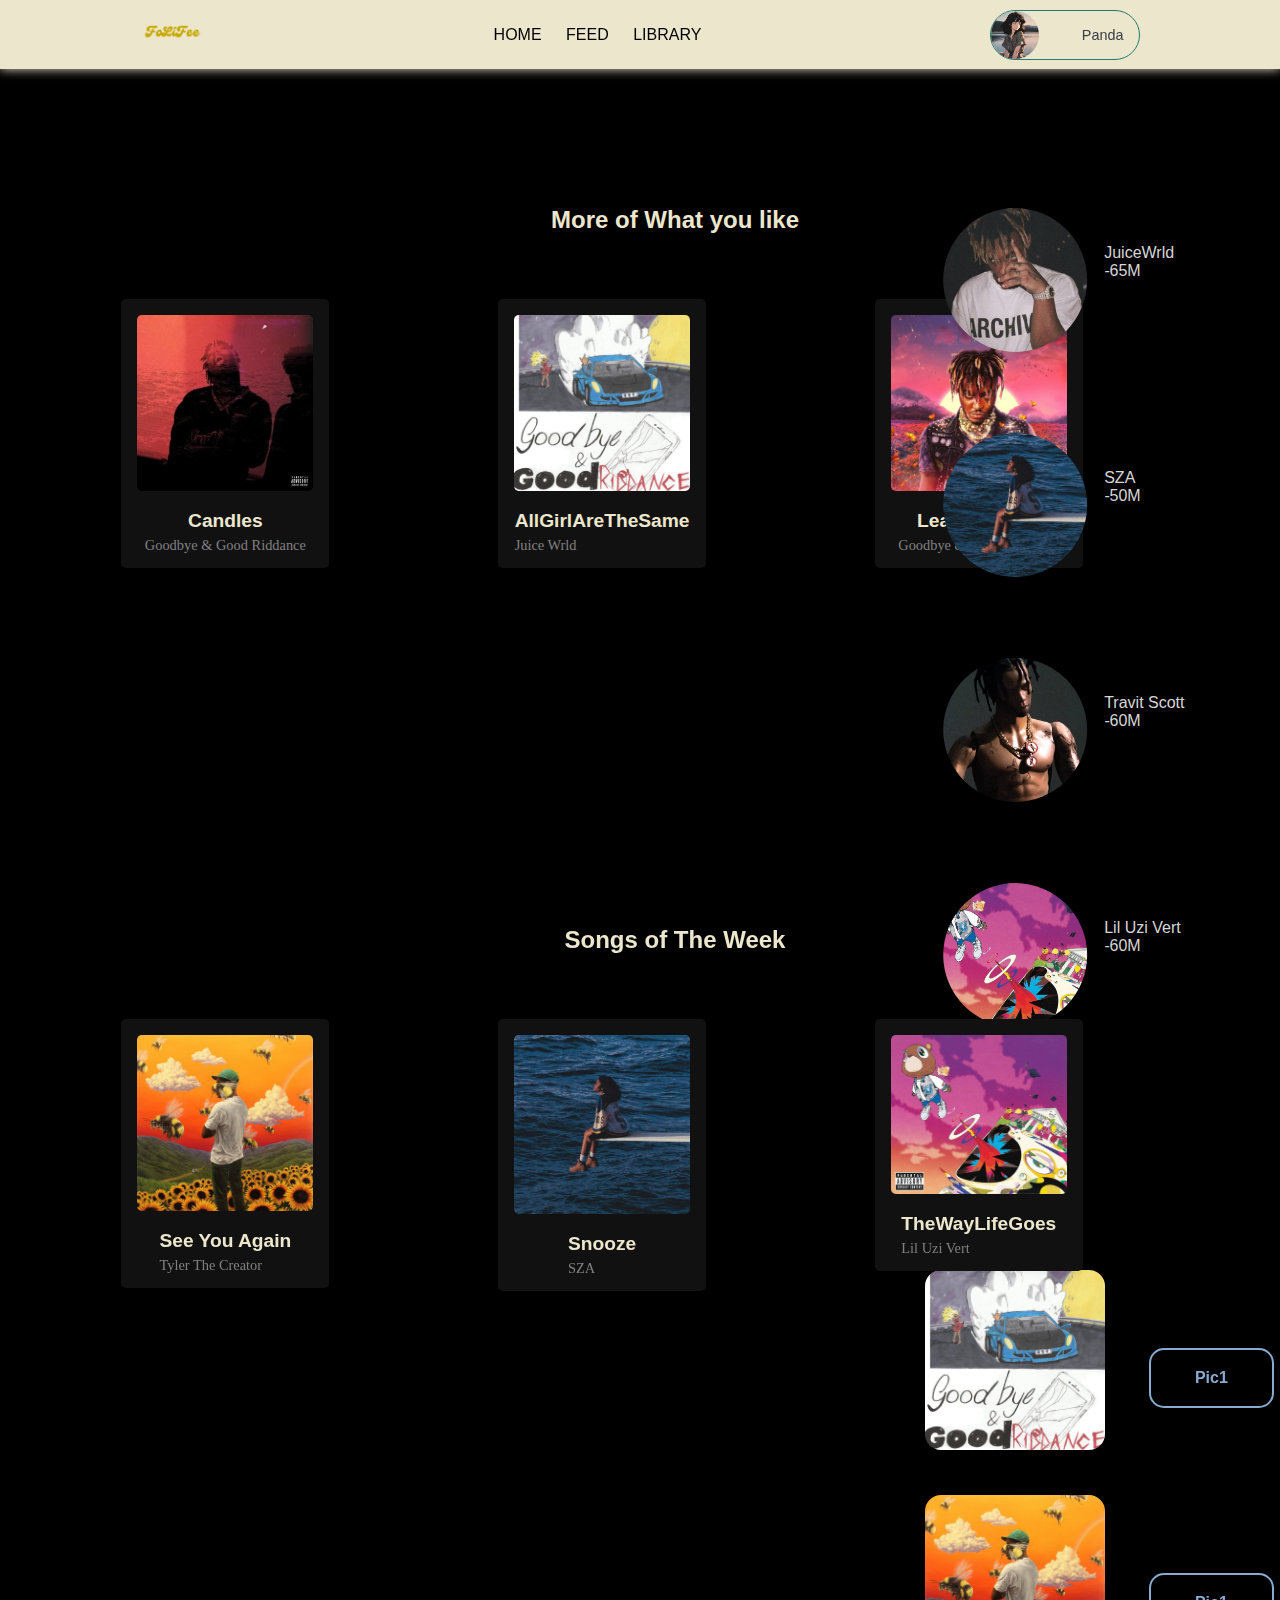
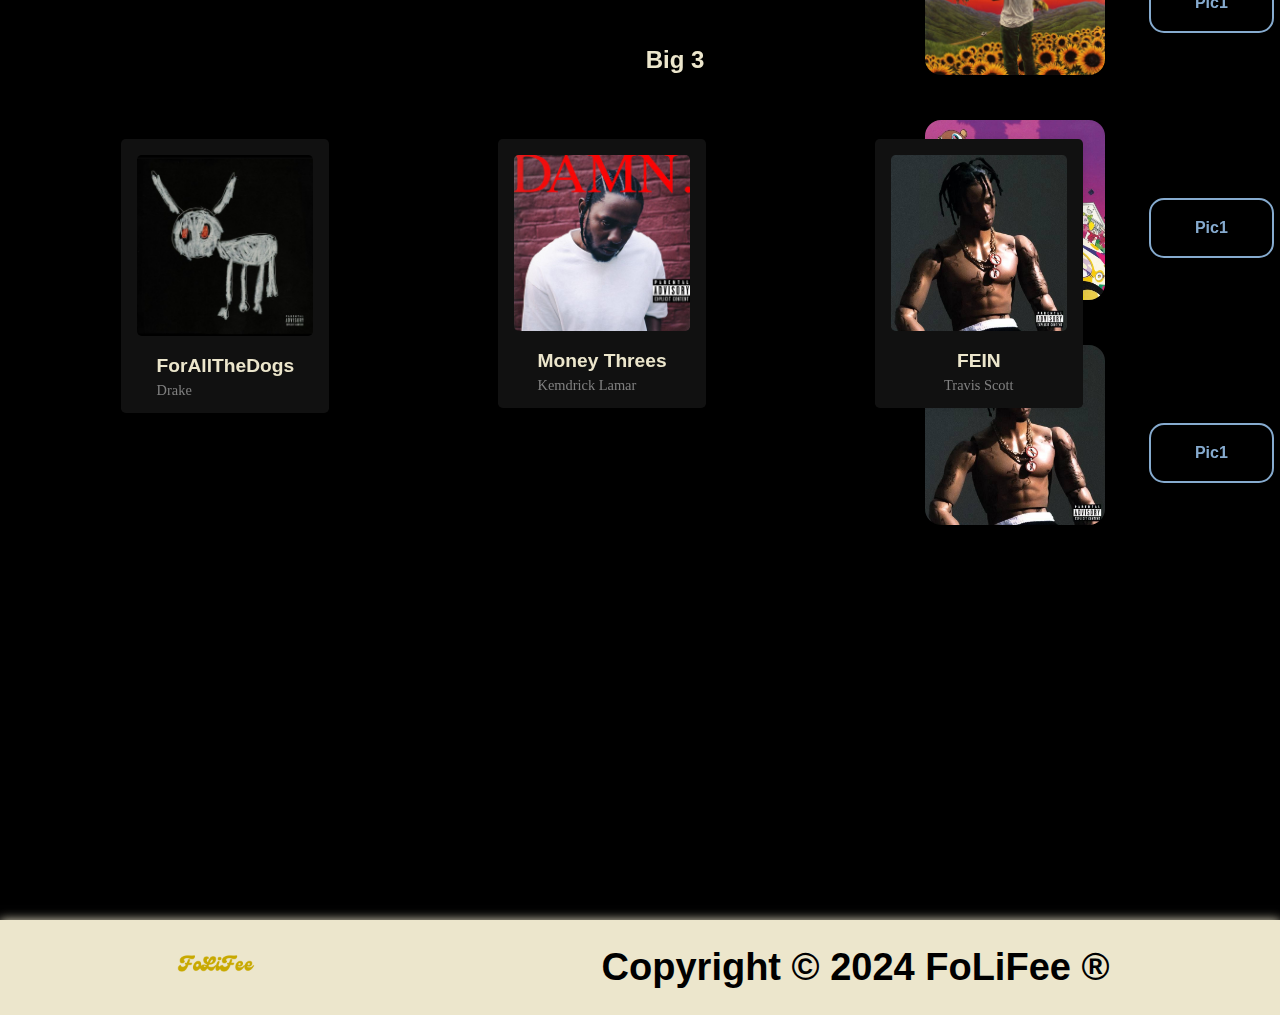
<file: index.html>
<!DOCTYPE html>
<html lang="en">
<head>
	<title>FoliFee Music Box</title>
	<meta charset="utf-8">
	<link rel="stylesheet" type="text/css" href="musicCss.css">
	<link rel="stylesheet" href="https://cdnjs.cloudflare.com/ajax/libs/font-awesome/6.5.2/css/all.min.css" integrity="sha512-SnH5WK+bZxgPHs44uWIX+LLJAJ9/2PkPKZ5QiAj6Ta86w+fsb2TkcmfRyVX3pBnMFcV7oQPJkl9QevSCWr3W6A==" crossorigin="anonymous" referrerpolicy="no-referrer" />
	<!-- <script type="text/javascript" src="forIndexJs.js"></script> -->
	
</head>
<body>
<!-- ----------------------------------nav------------------------------------------ -->
	<section id="nav">
		<nav id="navbar">
			<div class="logo">
				<img src="Media/Logo.png" alt="Logo">
			</div>
			<ul id="forli">
				<li class="a1"><a href="" class="aq1">HOME</a></li>
				<li class="a2 "><a href="Feed.html">FEED</a></li>
				<li class="a3"><a href="Library.html">LIBRARY</a></li>
				
				
			</ul>
			<div class="profile-dropdown">
        <div onclick="toggle()" class="profile-dropdown-btn">
          <div class="profile-img">
            <i class="fa-solid fa-circle"></i>
          </div>

          <span
            >Panda
            <i class="fa-solid fa-angle-down"></i>
          </span>
        </div>

        <ul class="profile-dropdown-list">
          <li class="profile-dropdown-list-item">
            <a href="#">
              <i class="fa-solid fa-user"></i>
              Edit Profile
            </a>
          </li>

          <li class="profile-dropdown-list-item">
            <a href="#">
              <i class="fa-solid fa-inbox"></i>
              Inbox
            </a>
          </li>

          <li class="profile-dropdown-list-item">
            <a href="#">
              <i class="fa-solid fa-chart-line"></i>
              Analytics
            </a>
          </li>

          <li class="profile-dropdown-list-item">
            <a href="#">
              <i class="fa-solid fa-sliders"></i>
              Settings
            </a>
          </li>

          <li class="profile-dropdown-list-item">
            <a href="#">
              <i class="fa-solid fa-envelope"></i>
              Help & Support
            </a>
          </li>
          <hr />

          <li class="profile-dropdown-list-item">
            <a href="#">
              <i class="fa-solid fa-arrow-right-from-bracket"></i>
              Log out
            </a>
          </li>
          <li class="profile-dropdown-list-item">
            <a href="form.html">
              <i class="fa-solid fa-arrow-right-from-bracket" onclick="showProfile()"></i>
              Login
            </a>
          </li>
          <li class="profile-dropdown-list-item">
            <a href="signIn2.html">
              <i class="fa-solid fa-arrow-right-from-bracket" onclick="showProfile()"></i>
              Sign In
            </a>
          </li>
        </ul>
      </div>
		</nav>
	</section>
<!-- ------------------------Page------------------------------------ -->
	<section class="Main">
		<h2>More of What you like</h2>
		<div class="forCard">
			<div class="c1">
					<div class="card">
		<div class="img-holder">
			<img src="Media/download (13).jfif" alt="" class="imgcard">
		</div>
		<div class="text">
			<h2>Candles</h2>
			<p>Goodbye &amp; Good Riddance</p>
		</div>
		<div class="play-icon">
			<div class="circle">
				<!-- <div class="triangle">
					<a href="https://www.youtube.com/watch?v=eux3gKwNai8&list=PLPRIKk3K3Jr79S228ZCnqZi_tThrGRxkK&index=32"></a>
				</div> -->
				<a href="MusicPlayerSite.html"><i class="fa-solid fa-play"></i></a>
			</div>
		</div>
	</div>
			</div>
			<div class="c1">
					<div class="card">
		<div class="img-holder">
			<img src="Media/Goodbye & Good Riddance (Anniversary Edition) by Juice WRLD on Apple Music.jfif" alt="" class="imgcard">
		</div>
		<div class="text">
			<h2>AllGirlAreTheSame</h2>
			<p>Juice Wrld</p>
		</div>
		<div class="play-icon">
			<div class="circle">
				<!-- <div class="triangle">
					<a href="https://www.youtube.com/watch?v=eux3gKwNai8&list=PLPRIKk3K3Jr79S228ZCnqZi_tThrGRxkK&index=32"></a>
				</div> -->
				<a href="https://www.youtube.com/watch?v=eux3gKwNai8&list=PLPRIKk3K3Jr79S228ZCnqZi_tThrGRxkK&index=32"><i class="fa-solid fa-play"></i></a>
			</div>
		</div>
	</div>
			</div>
			<div class="c1">
				<div class="card">
		<div class="img-holder">
			<img src="Media/13.jfif" alt="" class="imgcard">
		</div>
		<div class="text">
			<h2>Lean With Me</h2>
			<p>Goodbye &amp; Good Riddance</p>
		</div>
		<div class="play-icon">
			<div class="circle">
				<!-- <div class="triangle">
					<a href="https://www.youtube.com/watch?v=eux3gKwNai8&list=PLPRIKk3K3Jr79S228ZCnqZi_tThrGRxkK&index=32"></a>
				</div> -->
				<a href="https://www.youtube.com/watch?v=eux3gKwNai8&list=PLPRIKk3K3Jr79S228ZCnqZi_tThrGRxkK&index=32"><i class="fa-solid fa-play"></i></a>
			</div>
		</div>
	</div>
			</div>
		</div>
	</section>
	<!-- -------------------artist name--------------- -->


	<section class="ForArtsit">
		<div class="a11">
			<img src="Media/JuicWrld.jfif" alt="" class="a-img">
			<div class="forT">
				<p>JuiceWrld</p>
				<p><i class="fa-solid fa-user">-</i>65M</p>
			</div>
			<div class="forB">
				<button class="button-86 bmove" role="button">Follow</button>
			</div>
			
			
		</div>
		<div class="a11">
			<img src="Media/The 100 Best Album Covers of All Time.jfif" alt="" class="a-img">
			<div class="forT">
				<p>SZA</p>
				<p><i class="fa-solid fa-user">-</i>50M</p>
			</div>
			<div class="forB">
				<button class="button-87" role="button">Follow</button>
			</div>
		</div>
		<div class="a11">
			<img src="Media/TRAVIS SCOTT.jfif" alt="" class="a-img">
			<div class="forT">
				<p>Travit Scott</p>
				<p><i class="fa-solid fa-user">-</i>60M</p>
			</div>
			<div class="forB">
				<button class="button-88" role="button">Follow</button>
			</div>
		</div>
		<div class="a11"> 
			<img src="Media/The era-defining album covers designed by cult artists.jfif" alt="" class="a-img">
			<div class="forT">
				<p>Lil Uzi Vert</p>
				<p><i class="fa-solid fa-user">-</i>60M</p>
			</div>
			<div class="forB">
				<button class="button-89" role="button">Follow</button>
			</div>
		</div>
	</section>
	<!---------------------------------------------ArtistPic------------------>
	<section class="ForArtsit Apic">
		<div class="a11 ap1">
			<img src="Media/Goodbye & Good Riddance (Anniversary Edition) by Juice WRLD on Apple Music.jfif" alt="" class="a-img ai1" id="pandaimg">
			<div class="btnchoice">
				<button class="btn1" onclick="document.getElementById('pandaimg').src='Media/Goodbye & Good Riddance (Anniversary Edition) by Juice WRLD on Apple Music.jfif';" data-aos="fade-up" data-aos-duration="2100">Pic1</button>
				<button class="btn1" onclick="document.getElementById('pandaimg').src='Media/JuicWrld.jfif';" data-aos="fade-up" data-aos-duration="2100">Pic2</button>
			</div>
		</div>
		<div class="a11 ap1">
			<img src="Media/See you again 🙋🏾_♂️.jfif" alt="" class="a-img ai1" id="pandaimg1">
			<div class="btnchoice">
				<button class="btn1" onclick="document.getElementById('pandaimg1').src='Media/See you again 🙋🏾_♂️.jfif';" data-aos="fade-up" data-aos-duration="2100">Pic1</button>
				<button class="btn1" onclick="document.getElementById('pandaimg1').src='Media/The 100 Best Album Covers of All Time.jfif';" data-aos="fade-up" data-aos-duration="2100">Pic2</button>
			</div>
		</div>
		<div class="a11 ap1">
			<img src="Media/The era-defining album covers designed by cult artists.jfif" alt="" class="a-img ai1" id="pandaimg2">
			<div class="btnchoice">
				<button class="btn1" onclick="document.getElementById('pandaimg2').src='Media/The era-defining album covers designed by cult artists.jfif';" data-aos="fade-up" data-aos-duration="2100">Pic1</button>
				<button class="btn1" onclick="document.getElementById('pandaimg2').src='Media/FOR ALL THE DOGS.jfif';" data-aos="fade-up" data-aos-duration="2100">Pic2</button>
			</div>
			
		</div>
		<div class="a11 ap1">
			<img src="Media/TRAVIS SCOTT.jfif" alt="" class="a-img ai1" id="pandaimg3"> 
			<div class="btnchoice">
				<button class="btn1" onclick="document.getElementById('pandaimg3').src='Media/TRAVIS SCOTT.jfif';" data-aos="fade-up" data-aos-duration="2100">Pic1</button>
				<button class="btn1" onclick="document.getElementById('pandaimg3').src='Media/Kem.jfif';" data-aos="fade-up" data-aos-duration="2100">Pic2</button>
			</div>
		</div>
	</section>

	<!-- --------------Main2----------------- -->
	<section class="Main m2">
		<h2>Songs of The Week</h2>
		<div class="forCard">
			<div class="c1">
					<div class="card">
		<div class="img-holder"> 	
			<img src="Media/See you again 🙋🏾_♂️.jfif" alt="" class="imgcard">
		</div>
		<div class="text">
			<h2>See You Again</h2>
			<p>Tyler The Creator</p>
		</div>
		<div class="play-icon">
			<div class="circle">
				<!-- <div class="triangle">
					<a href="https://www.youtube.com/watch?v=eux3gKwNai8&list=PLPRIKk3K3Jr79S228ZCnqZi_tThrGRxkK&index=32"></a>
				</div> -->
				<a href="https://www.youtube.com/watch?v=eux3gKwNai8&list=PLPRIKk3K3Jr79S228ZCnqZi_tThrGRxkK&index=32"><i class="fa-solid fa-play"></i></a>
			</div>
		</div>
	</div>
			</div>
			<div class="c1">
					<div class="card">
		<div class="img-holder">
			<img src="Media/The 100 Best Album Covers of All Time.jfif" alt="" class="imgcard">
		</div>
		<div class="text">
			<h2>Snooze</h2>
			<p>SZA</p>
		</div>
		<div class="play-icon">
			<div class="circle">
				<!-- <div class="triangle">
					<a href="https://www.youtube.com/watch?v=eux3gKwNai8&list=PLPRIKk3K3Jr79S228ZCnqZi_tThrGRxkK&index=32"></a>
				</div> -->
				<a href="https://www.youtube.com/watch?v=eux3gKwNai8&list=PLPRIKk3K3Jr79S228ZCnqZi_tThrGRxkK&index=32"><i class="fa-solid fa-play"></i></a>
			</div>
		</div>
	</div>
			</div>
			<div class="c1">
				<div class="card">
		<div class="img-holder">
			<img src="Media/The era-defining album covers designed by cult artists.jfif" alt="" class="imgcard">
		</div>
		<div class="text">
			<h2>TheWayLifeGoes</h2>
			<p>Lil Uzi Vert</p>
		</div>
		<div class="play-icon">
			<div class="circle">
				<!-- <div class="triangle">
					<a href="https://www.youtube.com/watch?v=eux3gKwNai8&list=PLPRIKk3K3Jr79S228ZCnqZi_tThrGRxkK&index=32"></a>
				</div> -->
				<a href="https://www.youtube.com/watch?v=eux3gKwNai8&list=PLPRIKk3K3Jr79S228ZCnqZi_tThrGRxkK&index=32"><i class="fa-solid fa-play"></i></a>
			</div>
		</div>
	</div>
			</div>
		</div>
	</section>
	<!-- --------------Main3----------------- -->
	<section class="Main m3">
		<h2>Big 3</h2>
		<div class="forCard">
			<div class="c1">
					<div class="card">
		<div class="img-holder">
			<img src="Media/FOR ALL THE DOGS.jfif" alt="" class="imgcard">
		</div>
		<div class="text">
			<h2>ForAllTheDogs</h2>
			<p>Drake</p>
		</div>
		<div class="play-icon">
			<div class="circle">
				<!-- <div class="triangle">
					<a href="https://www.youtube.com/watch?v=eux3gKwNai8&list=PLPRIKk3K3Jr79S228ZCnqZi_tThrGRxkK&index=32"></a>
				</div> -->
				<a href="https://www.youtube.com/watch?v=eux3gKwNai8&list=PLPRIKk3K3Jr79S228ZCnqZi_tThrGRxkK&index=32"><i class="fa-solid fa-play"></i></a>
			</div>
		</div>
	</div>
			</div>
			<div class="c1">
					<div class="card">
		<div class="img-holder">
			<img src="Media/Kem.jfif" alt="" class="imgcard">
		</div>
		<div class="text">
			<h2>Money Threes</h2>
			<p>Kemdrick Lamar</p>
		</div>
		<div class="play-icon">
			<div class="circle">
				<!-- <div class="triangle">
					<a href="https://www.youtube.com/watch?v=eux3gKwNai8&list=PLPRIKk3K3Jr79S228ZCnqZi_tThrGRxkK&index=32"></a>
				</div> -->
				<a href="https://www.youtube.com/watch?v=eux3gKwNai8&list=PLPRIKk3K3Jr79S228ZCnqZi_tThrGRxkK&index=32"><i class="fa-solid fa-play"></i></a>
			</div>
		</div>
	</div>
			</div>
			<div class="c1">
				<div class="card">
		<div class="img-holder">
			<img src="Media/TRAVIS SCOTT.jfif" alt="" class="imgcard">
		</div>
		<div class="text">
			<h2>FEIN</h2>
			<p>Travis Scott</p>
		</div>
		<div class="play-icon">
			<div class="circle">
				<!-- <div class="triangle">
					<a href="https://www.youtube.com/watch?v=eux3gKwNai8&list=PLPRIKk3K3Jr79S228ZCnqZi_tThrGRxkK&index=32"></a>
				</div> -->
				<a href="https://www.youtube.com/watch?v=eux3gKwNai8&list=PLPRIKk3K3Jr79S228ZCnqZi_tThrGRxkK&index=32"><i class="fa-solid fa-play"></i></a>
			</div>
		</div>
	</div>
			</div>
		</div>
	</section>

	<!-- footer -->
	<section class="foo">
		<footer id="forfoo">
			<div id="logo2">
				<img src="Media/Logo.png" alt="Logo">
			</div>
						<h1>Copyright © 2024 FoLiFee ®</h1>
			</div>
		</footer>
	</section>
	<script type="text/javascript" src="forIndexJs.js"></script>

</body>
</html>
</file>
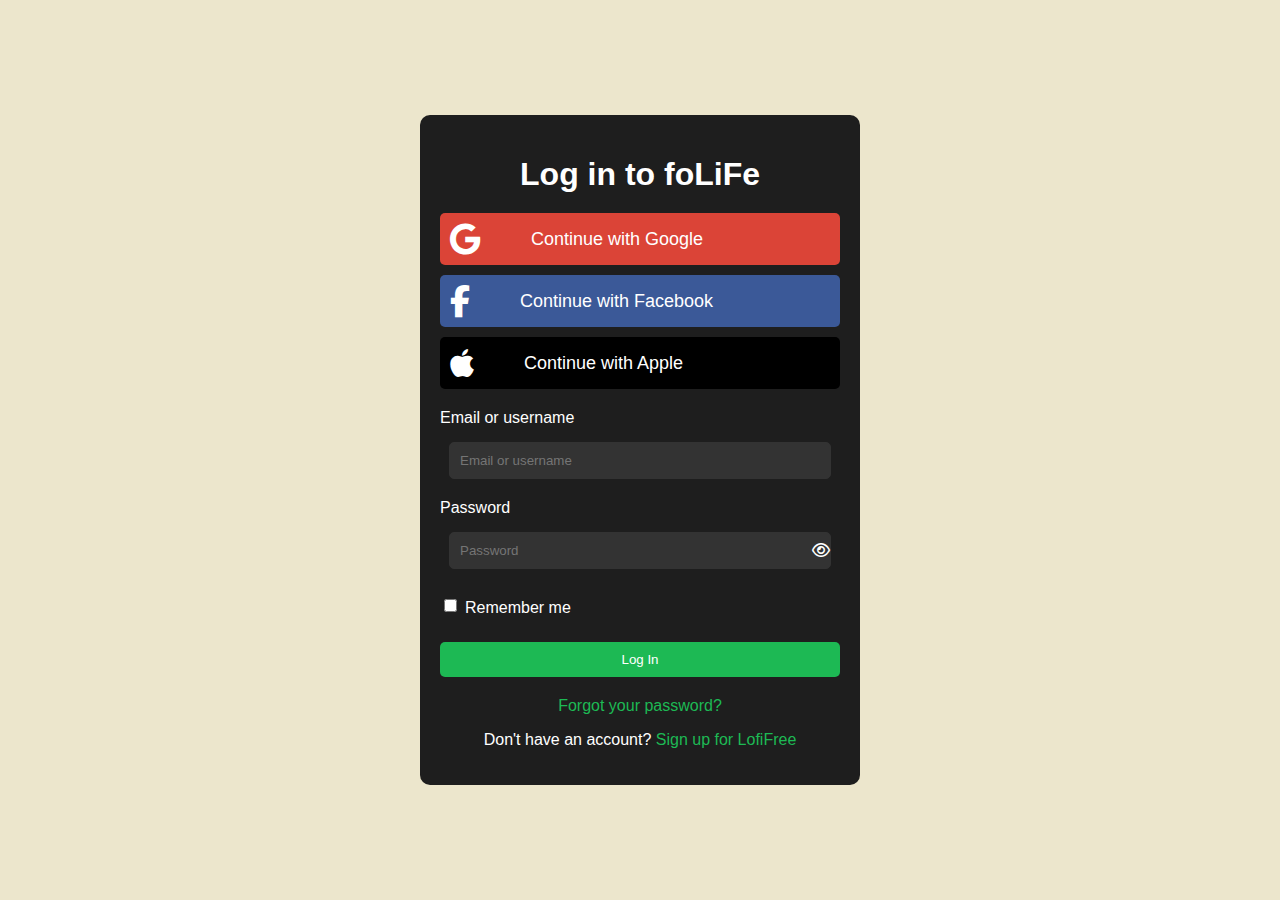
<file: form.html>
<!DOCTYPE html>
<html lang="en">
<head>
    <meta charset="UTF-8">
    <meta name="viewport" content="width=device-width, initial-scale=1.0">
    <title>Login Page</title>
    <link rel="stylesheet" href="form.css">
    <link rel="stylesheet" type="text/css" href="https://cdnjs.cloudflare.com/ajax/libs/font-awesome/6.5.1/css/all.min.css">
</head>
<body>
    <div class="login-container">
        <h1>Log in to foLiFe</h1>
        
        <div class="social-login">
            <button class="google">
                <i class="fab fa-google fa-2x"></i> <a href="#">Continue with Google</a>
            </button>
            <button class="facebook">
                <i class="fab fa-facebook-f fa-2x"></i><a href="#">Continue with Facebook</a>
            </button>
            <button class="apple">
                <i class="fab fa-apple fa-2x"></i><a href="#">Continue with Apple</a>
            </button>
        </div>

        <div id="error-message" class="error-message"></div>
        
        <form class="login-form" onsubmit="return checkForm();">
            <label for="user">Email or username</label>
            <input type="text" id="user" name="user" placeholder="Email or username" required>
            
            <label for="password">Password</label>
            <div class="password-container">
                <input type="password" id="password" name="password" placeholder="Password" required>
                <span class="toggle-password"><i class="fa-regular fa-eye"></i></span>
            </div>
            
            <div class="remember-me">
                <input type="checkbox" id="remember" name="remember">
                <label for="remember">Remember me</label>
            </div>
            
            <button type="submit" class="btn-login">Log In</button>
        </form>
        
        <div class="links">
            <a href="#">Forgot your password?</a>
            <p>Don't have an account? <a href="signIn2.html">Sign up for LofiFree</a></p>
        </div>
    </div>

    <script src="form.js"></script>
</body>
</html>
</file>
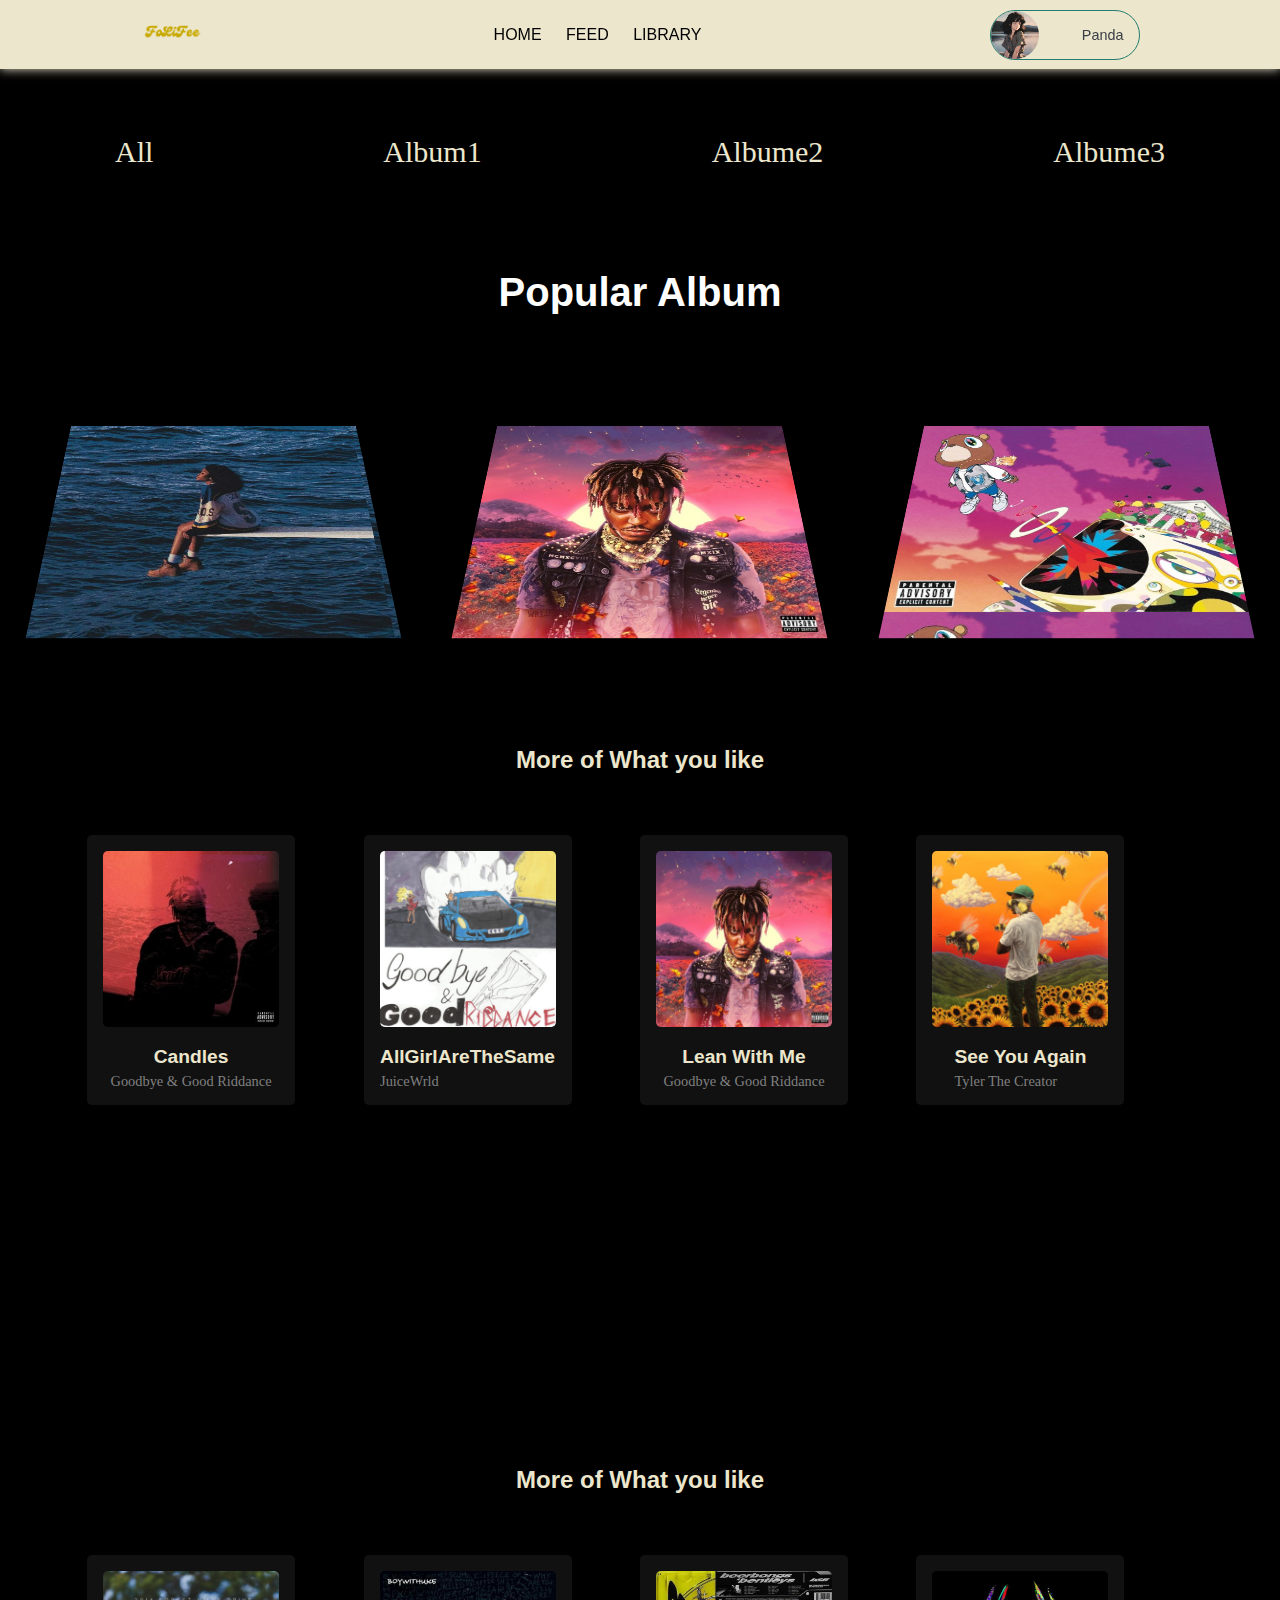
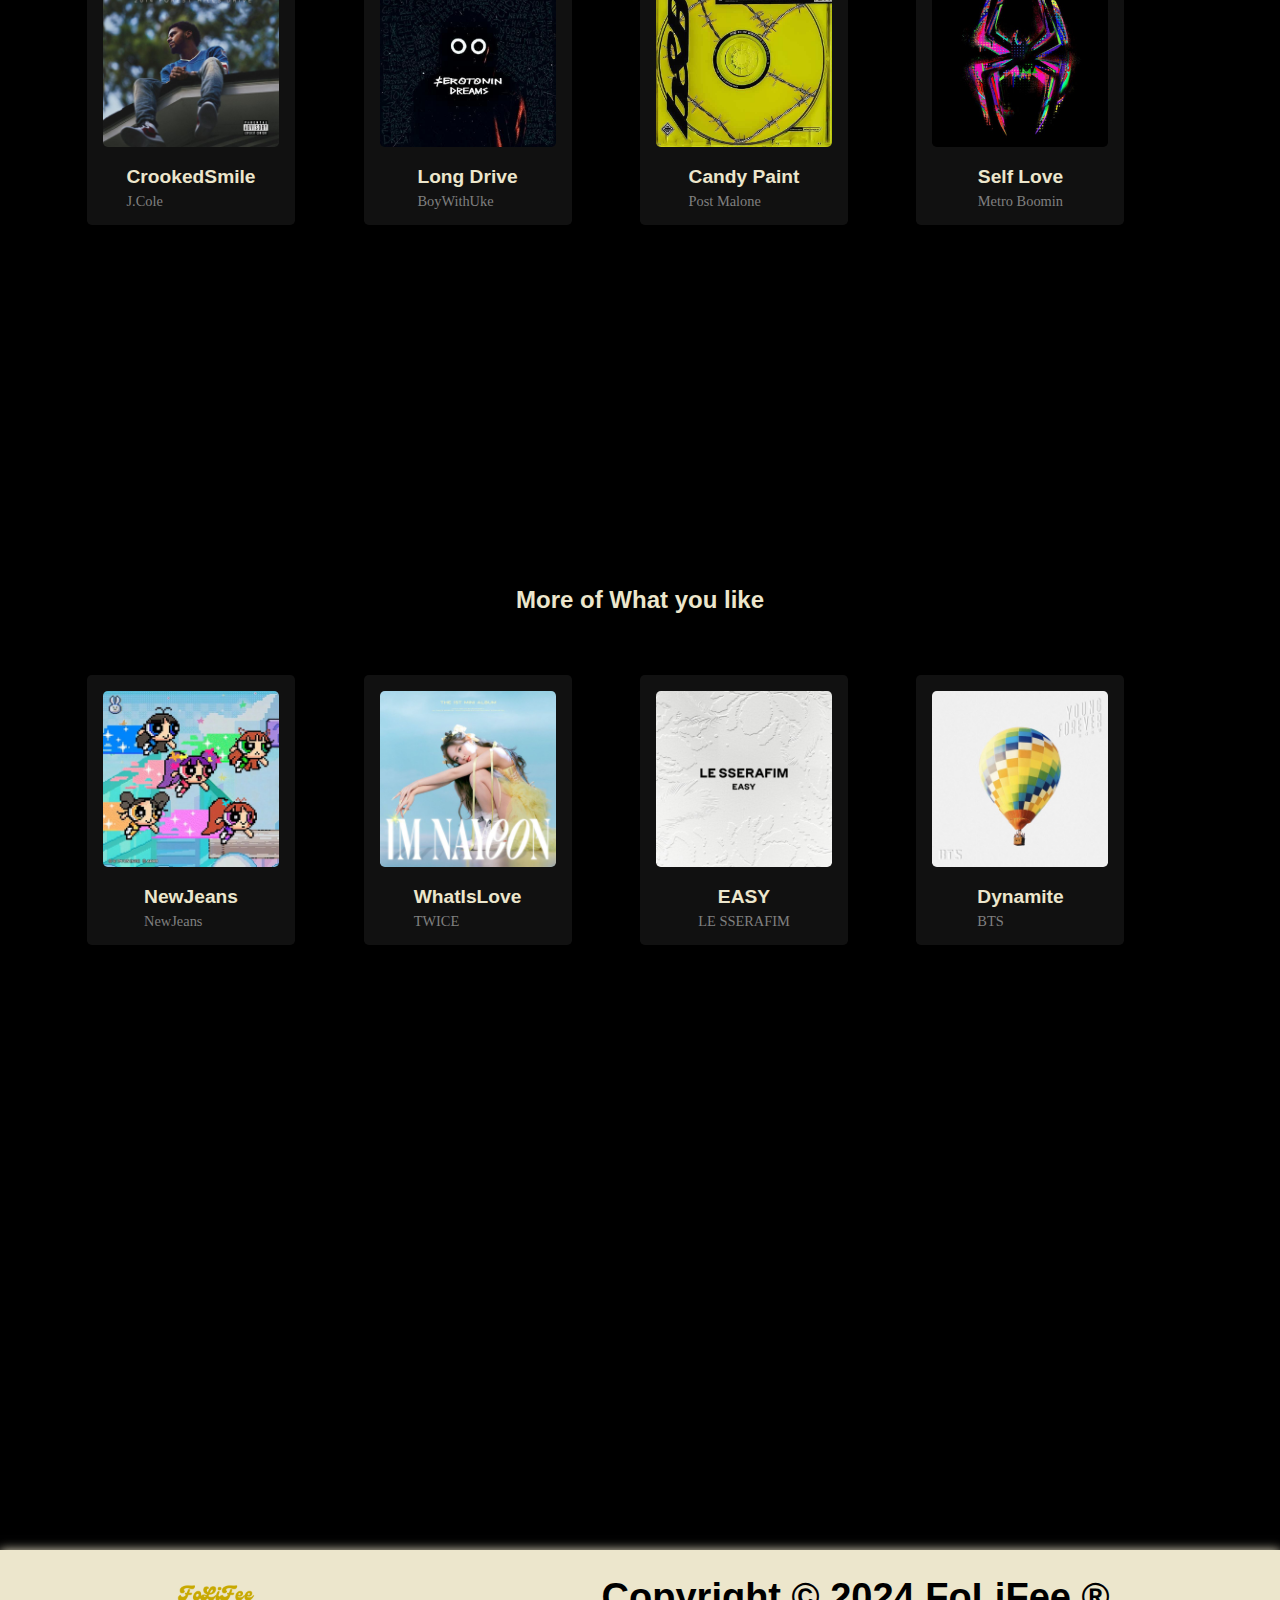
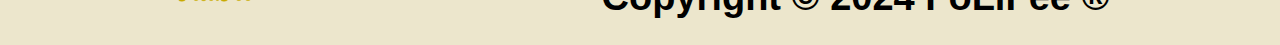
<file: Library.html>
<!DOCTYPE html>
<html lang="en">
<head>
	<title>Library</title>
	<meta charset="utf-8">
	<link rel="stylesheet" type="text/css" href="musicCss.css">
	<link rel="stylesheet" href="https://cdnjs.cloudflare.com/ajax/libs/font-awesome/6.5.2/css/all.min.css" integrity="sha512-SnH5WK+bZxgPHs44uWIX+LLJAJ9/2PkPKZ5QiAj6Ta86w+fsb2TkcmfRyVX3pBnMFcV7oQPJkl9QevSCWr3W6A==" crossorigin="anonymous" referrerpolicy="no-referrer" />
	
</head>
<body>
	<!-- ----------------------------------nav------------------------------------------ -->
	<section id="nav">
		<nav id="navbar">
			<div class="logo">
				<img src="Media/Logo.png" alt="Logo">
			</div>
			<ul id="forli">
				<li class="a1"><a href="index.html" class="aq1">HOME</a></li>
				<li class="a2 "><a href="Feed.html">FEED</a></li>
				<li class="a3"><a href="">LIBRARY</a></li>
				
			</ul>
			<div class="profile-dropdown">
        <div onclick="toggle()" class="profile-dropdown-btn">
          <div class="profile-img">
            <i class="fa-solid fa-circle"></i>
          </div>

          <span
            >Panda
            <i class="fa-solid fa-angle-down"></i>
          </span>
        </div>

        <ul class="profile-dropdown-list">
          <li class="profile-dropdown-list-item">
            <a href="#">
              <i class="fa-solid fa-user"></i>
              Edit Profile
            </a>
          </li>

          <li class="profile-dropdown-list-item">
            <a href="#">
              <i class="fa-solid fa-inbox"></i>
              Inbox
            </a>
          </li>

          <li class="profile-dropdown-list-item">
            <a href="#">
              <i class="fa-solid fa-chart-line"></i>
              Analytics
            </a>
          </li>

          <li class="profile-dropdown-list-item">
            <a href="#">
              <i class="fa-solid fa-sliders"></i>
              Settings
            </a>
          </li>

          <li class="profile-dropdown-list-item">
            <a href="#">
              <i class="fa-solid fa-envelope"></i>
              Help & Support
            </a>
          </li>
          <hr />

          <li class="profile-dropdown-list-item">
            <a href="#">
              <i class="fa-solid fa-arrow-right-from-bracket"></i>
              Log out
            </a>
          </li>
          <li class="profile-dropdown-list-item">
            <a href="form.html">
              <i class="fa-solid fa-arrow-right-from-bracket" onclick="showProfile()"></i>
              Login
            </a>
          </li>
          <li class="profile-dropdown-list-item">
            <a href="signIn2.html">
              <i class="fa-solid fa-arrow-right-from-bracket" onclick="showProfile()"></i>
              Sign In
            </a>
          </li>
        </ul>
      </div>
		</nav>
	</section>
	<section id="choice"  class="filter-menu">
		<a href="#site1" class="chi filter-item active" data-filter="all">All</a>
		<a href="#site2" class="chi filter-item">Album1</a>
		<a href="#site3" class="chi filter-item">Albume2</a>
		<a href="#site4" class="chi filter-item">Albume3</a>
    </div>

	</section>
	<section class="ForAlb" id="site1">
		<h1>Popular Album</h1>
		<div class="For-box">
			<div class="alb-box">
				<div class="wrapper1">
					<div class="container1">
						<div class="music-album">
							<img src="Media/pngegg.png" alt="" class="music-disc">
							<audio src="" id="music"></audio>
						</div>
					</div>
				</div>
			</div>
			<div class="alb-box">
				<div class="wrapper1">
					<div class="container1">
						<div class="music-album mb1">
							<img src="Media/pngegg.png" alt="" class="music-disc">
							<audio src="" id="music"></audio>
						</div>
					</div>
				</div>
			</div>
			<div class="alb-box">
				<div class="wrapper1">
					<div class="container1">
						<div class="music-album mb2">
							<img src="Media/pngegg.png" alt="" class="music-disc">
							<audio src="" id="music"></audio>
						</div>
					</div>
				</div>
			</div>
			<!-- <div class="alb-box">
				<div class="wrapper1">
					<div class="container1">
						<div class="music-album">
							<img src="Media/pngegg.png" alt="" class="music-disc">
							<audio src="" id="music"></audio>
						</div>
					</div>
				</div>
			</div> -->
		</div>
		
	</section>
<!-- ---------------------------------------------m1-------------------------------------- -->
	<section class="Main alb1" id="site2">
		<h2>More of What you like</h2>
		<div class="forCard fc1">
			<div class="c1">
					<div class="card">
			<div class="img-holder">
			<img src="Media/download (13).jfif" alt="" class="imgcard">
		</div>
		<div class="text">
			<h2>Candles</h2>
			<p>Goodbye &amp; Good Riddance</p>
		</div>
		<div class="play-icon">
			<div class="circle">
				<!-- <div class="triangle">
					<a href="https://www.youtube.com/watch?v=eux3gKwNai8&list=PLPRIKk3K3Jr79S228ZCnqZi_tThrGRxkK&index=32"></a>
				</div> -->
				<a href="MusicPlayerSite.html"><i class="fa-solid fa-play"></i></a>
			</div>
		</div>
	</div>
			</div>
			<div class="c1">
					<div class="card">
		<div class="img-holder">
			<img src="Media/Goodbye & Good Riddance (Anniversary Edition) by Juice WRLD on Apple Music.jfif" alt="" class="imgcard">
		</div>
		<div class="text">
			<h2>AllGirlAreTheSame</h2>
			<p>JuiceWrld</p>
		</div>
		<div class="play-icon">
			<div class="circle">
				<!-- <div class="triangle">
					<a href="https://www.youtube.com/watch?v=eux3gKwNai8&list=PLPRIKk3K3Jr79S228ZCnqZi_tThrGRxkK&index=32"></a>
				</div> -->
				<a href="https://www.youtube.com/watch?v=eux3gKwNai8&list=PLPRIKk3K3Jr79S228ZCnqZi_tThrGRxkK&index=32"><i class="fa-solid fa-play"></i></a>
			</div>
		</div>
	</div>
			</div>
			<div class="c1">
				<div class="card">
		<div class="img-holder">
			<img src="Media/13.jfif" alt="" class="imgcard">
		</div>
		<div class="text">
			<h2>Lean With Me</h2>
			<p>Goodbye &amp; Good Riddance</p>
		</div>
		<div class="play-icon">
			<div class="circle">
				<!-- <div class="triangle">
					<a href="https://www.youtube.com/watch?v=eux3gKwNai8&list=PLPRIKk3K3Jr79S228ZCnqZi_tThrGRxkK&index=32"></a>
				</div> -->
				<a href="https://www.youtube.com/watch?v=eux3gKwNai8&list=PLPRIKk3K3Jr79S228ZCnqZi_tThrGRxkK&index=32"><i class="fa-solid fa-play"></i></a>
			</div>
		</div>
	</div>
			</div>
			<div class="c1">
				<div class="card">
		<div class="img-holder">
			<img src="Media/See you again 🙋🏾_♂️.jfif" alt="" class="imgcard">
		</div>
		<div class="text">
			<h2>See You Again</h2>
			<p>Tyler The Creator</p>
		</div>
		<div class="play-icon">
			<div class="circle">
				<!-- <div class="triangle">
					<a href="https://www.youtube.com/watch?v=eux3gKwNai8&list=PLPRIKk3K3Jr79S228ZCnqZi_tThrGRxkK&index=32"></a>
				</div> -->
				<a href="https://www.youtube.com/watch?v=eux3gKwNai8&list=PLPRIKk3K3Jr79S228ZCnqZi_tThrGRxkK&index=32"><i class="fa-solid fa-play"></i></a>
			</div>
		</div>
	</div>
			</div>
		</div>
	</section>
	<!-- ---------------------------------------------m2-------------------------------------- -->
	<section class="Main alb2" id="site3">
		<h2>More of What you like</h2>
		<div class="forCard fc2">
			<div class="c1">
					<div class="card">
			<div class="img-holder">
			<img src="Media/Coorked.jfif" alt="" class="imgcard">
		</div>
		<div class="text">
			<h2>CrookedSmile</h2>
			<p>J.Cole</p>
		</div>
		<div class="play-icon">
			<div class="circle">
				<!-- <div class="triangle">
					<a href="https://www.youtube.com/watch?v=eux3gKwNai8&list=PLPRIKk3K3Jr79S228ZCnqZi_tThrGRxkK&index=32"></a>
				</div> -->
				<a href="https://www.youtube.com/watch?v=eux3gKwNai8&list=PLPRIKk3K3Jr79S228ZCnqZi_tThrGRxkK&index=32"><i class="fa-solid fa-play"></i></a>
			</div>
		</div>
	</div>
			</div>
			<div class="c1">
					<div class="card">
		<div class="img-holder">
			<img src="Media/Serotonin Dreams.jfif" alt="" class="imgcard">
		</div>
		<div class="text">
			<h2>Long Drive</h2>
			<p>BoyWithUke</p>
		</div>
		<div class="play-icon">
			<div class="circle">
				<!-- <div class="triangle">
					<a href="https://www.youtube.com/watch?v=eux3gKwNai8&list=PLPRIKk3K3Jr79S228ZCnqZi_tThrGRxkK&index=32"></a>
				</div> -->
				<a href="https://www.youtube.com/watch?v=eux3gKwNai8&list=PLPRIKk3K3Jr79S228ZCnqZi_tThrGRxkK&index=32"><i class="fa-solid fa-play"></i></a>
			</div>
		</div>
	</div>
			</div>
			<div class="c1">
				<div class="card">
		<div class="img-holder">
			<img src="Media/Post Malone.jfif" alt="" class="imgcard">
		</div>
		<div class="text">
			<h2>Candy Paint</h2>
			<p>Post Malone</p>
		</div>
		<div class="play-icon">
			<div class="circle">
				<!-- <div class="triangle">
					<a href="https://www.youtube.com/watch?v=eux3gKwNai8&list=PLPRIKk3K3Jr79S228ZCnqZi_tThrGRxkK&index=32"></a>
				</div> -->
				<a href="https://www.youtube.com/watch?v=eux3gKwNai8&list=PLPRIKk3K3Jr79S228ZCnqZi_tThrGRxkK&index=32"><i class="fa-solid fa-play"></i></a>
			</div>
		</div>
	</div>
			</div>
			<div class="c1">
				<div class="card">
		<div class="img-holder">
			<img src="Media/Metro Boomin - Spider-Man_ Across The Spider-Verse (Soundtrack From And Inspired By The Motion Picture) (1).jfif" alt="" class="imgcard">
		</div>
		<div class="text">
			<h2>Self Love</h2>
			<p>Metro Boomin</p>
		</div>
		<div class="play-icon">
			<div class="circle">
				<!-- <div class="triangle">
					<a href="https://www.youtube.com/watch?v=eux3gKwNai8&list=PLPRIKk3K3Jr79S228ZCnqZi_tThrGRxkK&index=32"></a>
				</div> -->
				<a href="https://www.youtube.com/watch?v=eux3gKwNai8&list=PLPRIKk3K3Jr79S228ZCnqZi_tThrGRxkK&index=32"><i class="fa-solid fa-play"></i></a>
			</div>
		</div>
	</div>
			</div>
		</div>
	</section>
	<!-- ---------------------------------------------m3-------------------------------------- -->
	<section class="Main alb3" id="site4">
		<h2>More of What you like</h2>
		<div class="forCard fc3">
			<div class="c1">
					<div class="card">
			<div class="img-holder">
			<img src="Media/NewJeans 'Get Up' 2nd mini album.jfif" alt="" class="imgcard">
		</div>
		<div class="text">
			<h2>NewJeans</h2>
			<p>NewJeans</p>
		</div>
		<div class="play-icon">
			<div class="circle">
				<!-- <div class="triangle">
					<a href="https://www.youtube.com/watch?v=eux3gKwNai8&list=PLPRIKk3K3Jr79S228ZCnqZi_tThrGRxkK&index=32"></a>
				</div> -->
				<a href="https://www.youtube.com/watch?v=eux3gKwNai8&list=PLPRIKk3K3Jr79S228ZCnqZi_tThrGRxkK&index=32"><i class="fa-solid fa-play"></i></a>
			</div>
		</div>
	</div>
			</div>
			<div class="c1">
					<div class="card">
		<div class="img-holder">
			<img src="Media/TWICE's Nayeon excites fans with an album cover for 'IM NAYEON'.jfif" alt="" class="imgcard">
		</div>
		<div class="text">
			<h2>WhatIsLove</h2>
			<p>TWICE</p>
		</div>
		<div class="play-icon">
			<div class="circle">
				<!-- <div class="triangle">
					<a href="https://www.youtube.com/watch?v=eux3gKwNai8&list=PLPRIKk3K3Jr79S228ZCnqZi_tThrGRxkK&index=32"></a>
				</div> -->
				<a href="https://www.youtube.com/watch?v=eux3gKwNai8&list=PLPRIKk3K3Jr79S228ZCnqZi_tThrGRxkK&index=32"><i class="fa-solid fa-play"></i></a>
			</div>
		</div>
	</div>
			</div>
			<div class="c1">
				<div class="card">
		<div class="img-holder">
			<img src="Media/LE SSERAFIM 'EASY' 3rd mini album.jfif" alt="" class="imgcard">
		</div>
		<div class="text">
			<h2>EASY</h2>
			<p>LE SSERAFIM</p>
		</div>
		<div class="play-icon">
			<div class="circle">
				<!-- <div class="triangle">
					<a href="https://www.youtube.com/watch?v=eux3gKwNai8&list=PLPRIKk3K3Jr79S228ZCnqZi_tThrGRxkK&index=32"></a>
				</div> -->
				<a href="https://www.youtube.com/watch?v=eux3gKwNai8&list=PLPRIKk3K3Jr79S228ZCnqZi_tThrGRxkK&index=32"><i class="fa-solid fa-play"></i></a>
			</div>
		</div>
	</div>
			</div>
			<div class="c1">
				<div class="card">
		<div class="img-holder">
			<img src="Media/young forever.jfif" alt="" class="imgcard">
		</div>
		<div class="text">
			<h2>Dynamite</h2>
			<p>BTS</p>
		</div>
		<div class="play-icon">
			<div class="circle">
				<!-- <div class="triangle">
					<a href="https://www.youtube.com/watch?v=eux3gKwNai8&list=PLPRIKk3K3Jr79S228ZCnqZi_tThrGRxkK&index=32"></a>
				</div> -->
				<a href="https://www.youtube.com/watch?v=eux3gKwNai8&list=PLPRIKk3K3Jr79S228ZCnqZi_tThrGRxkK&index=32"><i class="fa-solid fa-play"></i></a>
			</div>
		</div>
	</div>
			</div>
		</div>
	</section>
	<!-- footer -->
	<section class="foo fo1">
		<footer id="forfoo">
			<div id="logo2">
				<img src="Media/Logo.png" alt="Logo">
			</div>
						<h1>Copyright © 2024 FoLiFee ®</h1>
			</div>
		</footer>
	</section>
	<script type="text/javascript" src="forIndexJs.js"></script>
</body>
</html>
</file>
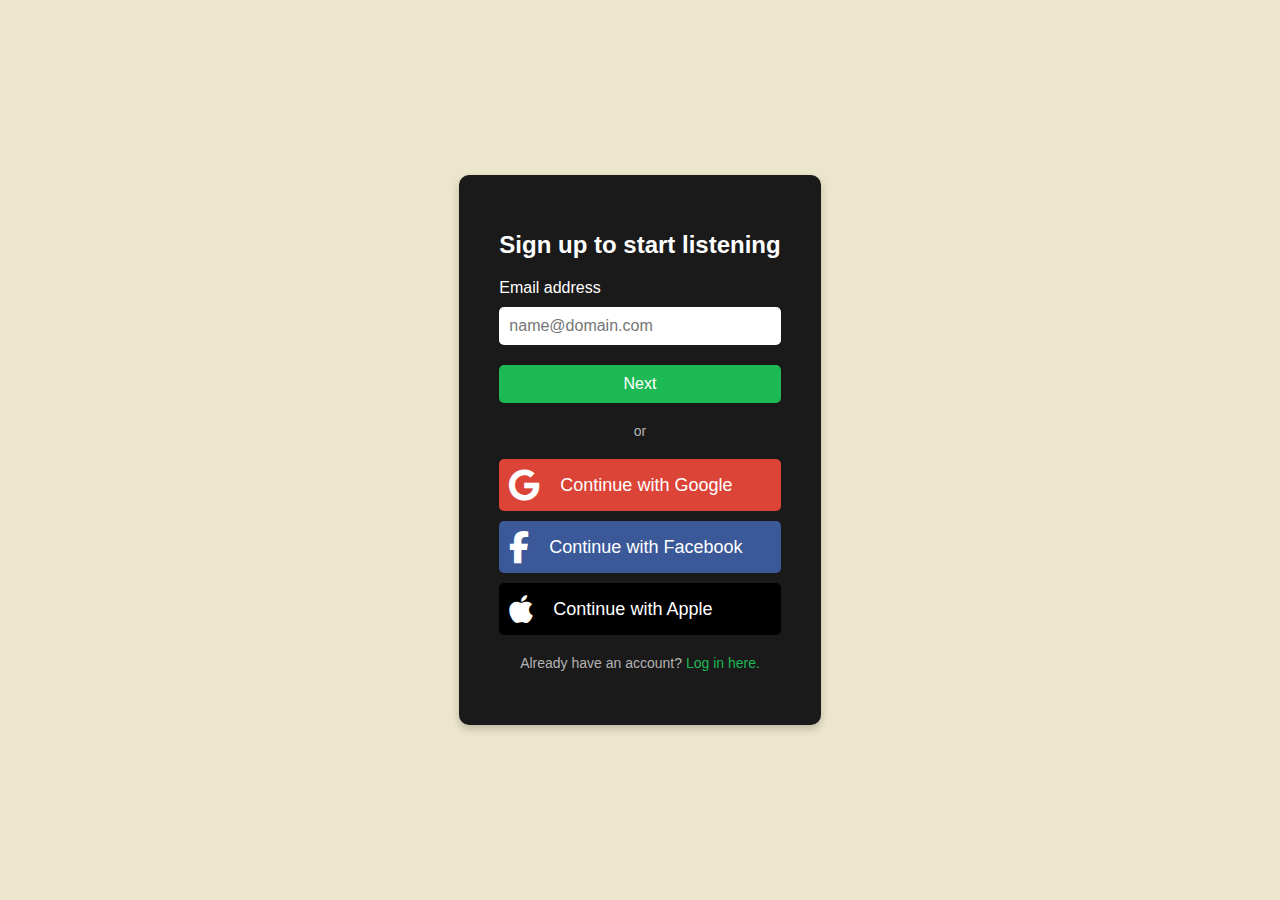
<file: signIn2.html>
<!DOCTYPE html>
<html lang="en">
<head>
    <meta charset="UTF-8">
    <meta name="viewport" content="width=device-width, initial-scale=1.0">
    <title>Sign Up</title>
    <link rel="stylesheet" href="signIn2.css">
    <link rel="stylesheet" type="text/css" href="https://cdnjs.cloudflare.com/ajax/libs/font-awesome/6.5.1/css/all.min.css">
</head>
<body>
    <div class="container">
        <div class="signup-form" id="signup-form">
            <h1>Sign up to start listening</h1>
            <form id="email-form">
                <label for="email">Email address</label>
                <input type="email" id="email" placeholder="name@domain.com" required>
                <button type="button" class="btn primary" onclick="showPasswordForm()">Next</button>
            </form>
            <form id="password-form" style="display: none;">
                <h2>Create a password</h2>
                <label for="password">Password</label>
                <input type="password" id="password" placeholder="Enter your password" required>
                <p>Your password must contain at least:</p>
                <ul>
                    <li>1 letter</li>
                    <li>1 number or special character (example: # ? ! &)</li>
                    <li>10 characters</li>
                </ul>
                <button type="submit" class="btn primary" onclick="signUp();">Sign Up</button>
            </form>
            <div class="divider">or</div>
            <div class="social-signup">
                <button class="btn google">
                    <i class="fab fa-google fa-2x"></i> <a href="#">Continue with Google</a>
                </button>
                <button class="btn facebook">
                    <i class="fab fa-facebook-f fa-2x"></i><a href="#">Continue with Facebook</a>
                </button>
                <button class="btn apple">
                    <i class="fab fa-apple fa-2x"></i><a href="#">Continue with Apple</a>
                </button>
            </div>
            <p>Already have an account? <a href="form.html">Log in here.</a></p>
        </div>
    </div>
    <script src="signIn2.js"></script>
</body>
</html>
</file>
<file: musicCss.css>
*{
	padding: 0;
	margin: 0;
	box-sizing: border-box;
	
}
body{
	background:#000000;
}
#nav{
	width: 100%;
	/*height: vh;*/
	background-image: url(Logo [A2CD0B8].png);
	background-size: cover;
	background-position: center;
	/*font-family: coolvetica;*/
  font-family: 'Gotham-Black', sans-serif;
}
.logo img{
	width: 65px;
	height: 65px;
}
#logo2 img{
	width: 90px;
	height: 90px;
}
#navbar{
	width: 100%;
	display: flex;
	align-items: center;
	justify-content: space-around;
	box-shadow: 0 0 10px #ece6cc;
	background:#ece6cc;
	position: fixed;
	left: 0;
	z-index: 100;
}
#forli li{
	display: inline-block;
	padding: 0 10px;
	list-style: none;
	color: black;
}
#forli li a{
	text-decoration: none;
	color:black;
}
#forli li a:hover{
	color:#c8a900;
}
/*---------------------------------------footer------------------------------------------*/
.foo{
  width: 100%;
  /*height: vh;*/
  background-image: url();
  background-size: cover;
  background-position: center;
  position: absolute;
  top: 280%;
  font-size: 19px;
  /*font-family: coolvetica;*/
  font-family: 'Gotham-Black', sans-serif;
  /*background:#ece6cc;*/
}
.fo1{
  position: absolute;
  top: 350%;
}
.fo2{
  position: absolute;
  top: 235%;
}
#forfoo{
  width: 100%;
  display: flex;
  align-items: center;
  justify-content: space-around;
  box-shadow: 0 0 10px #ece6cc;
  background:#ece6cc;
  left: 0;
  z-index: 100;
}
.a1:hover{
  text-decoration: underline;
}
.a2:hover{
  text-decoration: underline;
}
.a3:hover{
  text-decoration: underline;
}
.a4:hover{
  text-decoration: underline;
}
.a5:hover{
  text-decoration: underline;
}
.a6:hover{
  text-decoration: underline;
}
#forfoo .foo1 li a:hover{
  color: lightblue;
}
.f1 li{
  /*display: inline-block;*/
  padding: 0 10px;
  list-style: none;
  color: black;
}
.f1 li a{
  text-decoration: none;
  color:black;
}
.fq1{
  height: 30vh;
  padding: 3%;
  /*border: 1px solid black;*/
}
.l1{
  margin-bottom: 5%;
}
.c1{
  font-family: coolvetica;

}
#fcl1{
  font-size: 30px;
}
/*----------------------------------Page------------------------------------------------*/
.Main{
	width: 150vh;
	height: 75vh;
	position: absolute;
	/*border:1px solid white;*/
	top: 20%;
	padding: 2%;
}
.forCard{
	width: 140vh;
	height: 60vh;
	/*border:1px solid blue;*/
	display: flex;
	justify-content: space-around;
	padding: 5%;

}
.Main h2{
	color: #ece6cc;
	text-align: center;
}
.c1{
	width: 35vh;
	height: 40vh;
	/*border: 1px solid pink; */
}
.m2{
	position: absolute;
	top: 100%;
}
.m3{
	position: absolute;
	top: 180%;
}
/*----------------------------------------------------card-------*/
.card{
	background-color: #111;
	display: flex;
	flex-direction: column;
	align-items: center;
	width: 13rem;
	border-radius: 0.3rem;
	padding:1rem;
	position: relative;
	transition:all 0.4s;
	cursor: pointer;
  /*---------------*/
  box-shadow: 0 0 10px rgba(0, 0, 0, 0.1);
    transition-duration: 0.3s;
    transition-duration: 0.3s;
    transition-property: box-shadow, transform;
    transition-property: box-shadow, transform;
}

.imgcard{
	width: 100%;
	height: 100%;
	object-fit: cover;
	border-radius: 0.3rem;
}
.text{
	margin-top: 1rem;
	line-height: 1;
}
.text h2{
	font-size: 1.2rem;
}
.text p{
	font-size: 0.9rem;
	margin-top: 0.5rem;
	font-weight: 500;
	color: gray;
}
.play-icon{
	position: absolute;
	top: 45%;
	right: 12%;
	transform: translateY(10px);
	filter: drop-shadow(0 0.5rem 1rem rgb(0,0,0));
	opacity: 0;
	transition: all 0.4s;
}
.card:hover .play-icon{
	opacity: 1;
	transform: translateY(0);
}
.card:hover{
	background-color: #222;
    box-shadow: 0 0 20px rgba(0, 0, 0, 0.5);
    transform: scale(1.1);
    transform: scale(1.1);
}
.circle{
	width:3.5rem;
	height: 3.5rem;
	border-radius: 50%;
	background-color: rgb(50,233,50);
	display: grid;
	place-items:center;
}
.triangle{
	width: 0;
	height: 0;
	border-left: 10px solid transparent;
	border-right: 10px solid transparent;
	border-bottom: 18px solid black;
	transform: rotate(90deg);
	margin-left:0.21rem; 
}
.play-icon:hover .circle{
	cursor: auto;
	transform: scale(1);
}
/*----------------------Artist-----------------------*/
.ForArtsit{
	width: 60vh;
	height: 100vh;
	/*border:2px solid green;*/
	position: absolute;
	top: 20%;
	left: 71.5%;
}
.a11{
	height: 25vh;
	width: 58h;
	/*border:1px solid white;*/
	display:flex;
	justify-content: space-between;
	padding: 10px;
}
.a-img{
	height: 20vh;
	width: 20vh;
	clip-path: circle(40%);
    /*box-shadow: 0 0 10px #d6d6d6;*/
    transition-duration: 0.3s;
    transition-duration: 0.3s;
    transition-property: box-shadow, transform;
    transition-property: box-shadow, transform;
}
.a-img:hover{
    box-shadow: 0 0 20px #d6d6d6;
    transform: scale(1.1);
    transform: scale(1.1);
}
.forT{
	color: white;
	padding: 10%;
  font-size: 16px;
  /*border: 1px solid green;*/
  position: absolute;
  left: 25%;
}
.forB{
	width: 10%;
	height: 20vh;
	/*border: 1px solid white;*/
	padding: 15%;
	margin: 2%;
}
.Apic{
  position: absolute;
  top: 140%;
}
.ai1{
  clip-path: none;
  border-radius: 1rem;
}
.ap1{
 /* width: 50%;
  margin-left: 25%;*/
}
.btnchoice{
  height: 100%;
  width: 60%;
  /*border: 1px solid blue;*/
  display: flex;
  justify-content: space-around;
  padding-top: 15%;
}
.bt{
  height: 45%;
}
.btn1 {
    
  appearance: none;
  background-color: transparent;
  border: 2px solid #86abcf;
  border-radius: 15px;
  box-sizing: border-box;
  color: #86abcf;
  cursor: pointer;
  display: inline-block;
  font-family: Roobert,-apple-system,BlinkMacSystemFont,"Segoe UI",Helvetica,Arial,sans-serif,"Apple Color Emoji","Segoe UI Emoji","Segoe UI Symbol";
  font-size: 16px;
  font-weight: 600;
  line-height: normal;
  margin: 0;
  min-height: 60px;
  min-width: 0;
  outline: none;
  padding: 16px 24px;
  text-align: center;
  text-decoration: none;
  transition: all 300ms cubic-bezier(.23, 1, 0.32, 1);
  user-select: none;
  -webkit-user-select: none;
  touch-action: manipulation;
  width: 40%;
  height: 20%;
  will-change: transform;
}

.btn1:disabled {
  pointer-events: none;
}

.btn1:hover {
  color: #fff;
  background-color: #1A1A1A;
  box-shadow: rgba(0, 0, 0, 0.25) 0 8px 15px;
  transform: translateY(-2px);
}

.btn1:active {
  box-shadow: none;
  transform: translateY(0);
}
/*---------------------------button-----------------------*/
/* CSS */
.button-86 {
  all: unset;
  width: 50px;
  height: 15px;
  font-size: 16px;
  background: transparent;
  border: none;
  position: absolute;
  right:5%;
  top: 8%;
  color: #f0f0f0;
  cursor: pointer;
  z-index: 1;
  padding: 10px 20px;
  display: flex;
  align-items: center;
  justify-content: center;
  white-space: nowrap;
  user-select: none;
  -webkit-user-select: none;
  touch-action: manipulation;
}

.button-86::after,
.button-86::before {
  content: '';
  position: absolute;
  bottom: 0;
  right: 0;
  z-index: -99999;
  transition: all .4s;
}

.button-86::before {
  transform: translate(0%, 0%);
  width: 100%;
  height: 100%;
  background: #28282d;
  border-radius: 10px;
}

.button-86::after {
  transform: translate(10px, 10px);
  width: 35px;
  height: 35px;
  background: #ffffff15;
  backdrop-filter: blur(5px);
  -webkit-backdrop-filter: blur(5px);
  border-radius: 50px;
}

.button-86:hover::before {
  transform: translate(5%, 20%);
  width: 110%;
  height: 110%;
}

.button-86:hover::after {
  border-radius: 10px;
  transform: translate(0, 0);
  width: 100%;
  height: 100%;
}

.button-86:active::after {
  transition: 0s;
  transform: translate(0, 5%);
}
/*-------------------------------------btn2--------------------------*/
.button-87 {
  all: unset;
  width: 50px;
  height: 15px;
  font-size: 16px;
  background: transparent;
  border: none;
  position: absolute;
  right:5%;
  top: 33%;
  color: #f0f0f0;
  cursor: pointer;
  z-index: 1;
  padding: 10px 20px;
  display: flex;
  align-items: center;
  justify-content: center;
  white-space: nowrap;
  user-select: none;
  -webkit-user-select: none;
  touch-action: manipulation;
}

.button-87::after,
.button-87::before {
  content: '';
  position: absolute;
  bottom: 0;
  right: 0;
  z-index: -99999;
  transition: all .4s;
}

.button-87::before {
  transform: translate(0%, 0%);
  width: 100%;
  height: 100%;
  background: #28282d;
  border-radius: 10px;
}

.button-87::after {
  transform: translate(10px, 10px);
  width: 35px;
  height: 35px;
  background: #ffffff15;
  backdrop-filter: blur(5px);
  -webkit-backdrop-filter: blur(5px);
  border-radius: 50px;
}

.button-87:hover::before {
  transform: translate(5%, 20%);
  width: 110%;
  height: 110%;
}

.button-87:hover::after {
  border-radius: 10px;
  transform: translate(0, 0);
  width: 100%;
  height: 100%;
}

.button-87:active::after {
  transition: 0s;
  transform: translate(0, 5%);
}
/*------------------------------------------------*/
.button-88 {
  all: unset;
  width: 50px;
  height: 15px;
  font-size: 16px;
  background: transparent;
  border: none;
  position: absolute;
  right:5%;
  top: 58%;
  color: #f0f0f0;
  cursor: pointer;
  z-index: 1;
  padding: 10px 20px;
  display: flex;
  align-items: center;
  justify-content: center;
  white-space: nowrap;
  user-select: none;
  -webkit-user-select: none;
  touch-action: manipulation;
}

.button-88::after,
.button-88::before {
  content: '';
  position: absolute;
  bottom: 0;
  right: 0;
  z-index: -99999;
  transition: all .4s;
}

.button-88::before {
  transform: translate(0%, 0%);
  width: 100%;
  height: 100%;
  background: #28282d;
  border-radius: 10px;
}

.button-88::after {
  transform: translate(10px, 10px);
  width: 35px;
  height: 35px;
  background: #ffffff15;
  backdrop-filter: blur(5px);
  -webkit-backdrop-filter: blur(5px);
  border-radius: 50px;
}

.button-88:hover::before {
  transform: translate(5%, 20%);
  width: 110%;
  height: 110%;
}

.button-88:hover::after {
  border-radius: 10px;
  transform: translate(0, 0);
  width: 100%;
  height: 100%;
}

.button-88:active::after {
  transition: 0s;
  transform: translate(0, 5%);
}
/*------------------------------------------------*/
.button-89 {
  all: unset;
  width: 50px;
  height: 15px;
  font-size: 16px;
  background: transparent;
  border: none;
  position: absolute;
  right:5%;
  top: 83%;
  color: #f0f0f0;
  cursor: pointer;
  z-index: 1;
  padding: 10px 20px;
  display: flex;
  align-items: center;
  justify-content: center;
  white-space: nowrap;
  user-select: none;
  -webkit-user-select: none;
  touch-action: manipulation;
}

.button-89::after,
.button-89::before {
  content: '';
  position: absolute;
  bottom: 0;
  right: 0;
  z-index: -99999;
  transition: all .4s;
}

.button-89::before {
  transform: translate(0%, 0%);
  width: 100%;
  height: 100%;
  background: #28282d;
  border-radius: 10px;
}

.button-89::after {
  transform: translate(10px, 10px);
  width: 35px;
  height: 35px;
  background: #ffffff15;
  backdrop-filter: blur(5px);
  -webkit-backdrop-filter: blur(5px);
  border-radius: 50px;
}

.button-89:hover::before {
  transform: translate(5%, 20%);
  width: 110%;
  height: 110%;
}

.button-89:hover::after {
  border-radius: 10px;
  transform: translate(0, 0);
  width: 100%;
  height: 100%;
}

.button-89:active::after {
  transition: 0s;
  transform: translate(0, 5%);
}

/*--------------------------------Library-------------------------------------*/
#choice{
  width:100%;
  height: 10vh;
  /*border: 1px solid white;*/
  position: absolute;
  top: 15%;
  display: flex;
  justify-content: space-around;
}
.chi{
  text-decoration: none;
  color:#ece6cc;
  font-size: 30px;
}
.chi:hover{
  color: #c8a900;
  text-decoration: underline;
}
.ForAlb{
  width: 100%;
  height: 50vh;
  position: absolute;
  /*border:1px solid white;*/
  top: 30%;
  padding-bottom: 7%;
}
.ForAlb h1{
  font-size: 40px;
  color: white;
  text-align: center;
}
.For-box{
  width: 100%;
  height: 40vh;
  /*border:1px solid blue;*/
  display: flex;
  justify-content: space-around;
  /*padding: 3%;*/
}
.alb-box{
  width: 45vh;
  height: 40vh;
  /*border: 1px solid pink; */
}
.alb1{
  width: 100%;
  position: absolute;
  top: 80%;
}
.fc1{
  width: 100%;
}
.alb2{
  width: 100%;
  position: absolute;
  top: 160%;
}
.fc2{
  width: 100%;
}
.alb3{
  width: 100%;
  position: absolute;
  top: 240%;
}
.fc3{
  width: 100%;
}
/*-------------------------------------musicalbCard----------------------------*/
/*.wrapper{
  min-height: 100vh;
  background-color: white;
  overflow: hidden;
  padding-top: 100px; 
}*/
.container1{
  width: 100%;
  max-width: 450px;
  perspective: 900px;
  margin: auto;
}
.music-album{
  transition: 0.5s all ease;
  transform: rotateX(50deg) scale(0.8);
  box-shadow: 0 20px 50px #000;
}
.music-album:after {
  content: '';
  display: block;
  background-color: #000;
  background-image: url('Media/The 100 Best Album Covers of All Time.jfif');
  background-size: contain;
  padding-bottom: 100%;
}
.mb1:after{
  background-image: url('Media/13.jfif');
}
.mb2:after{
  background-image: url('Media/The era-defining album covers designed by cult artists.jfif');
}
.music-disc{
  width: 100%;
  position: absolute;
  z-index: -1;
  left: 0;
  transition: 0.5s ease-in-out;
  animation: spin 4s linear infinite;
}
.music-album:hover {
  transform: rotate(0deg) scale(1) translateY(18px);
  transition: 0.7s all ease;
}
.music-album:hover .music-disc{
  transition: 0.7s ease-in-out 0.3s;
  left: 55%;
}
/*@-moz-keyframes spin{
  100%{
    -moz-transform: rotate (360deg);
  }
}
@-webkit-keyframes spin{
  100%{
    -webkit-transform: rotate (360deg);
  }
}*/
@keyframes spin{
  100%{
    -webkit-transform: rotate(360deg);
    transform: rotate(360deg);
  }
}
@media screen and (max-width: 900px){
  .container1{
    max-width: 360px;
  }
}
@media screen and(max-width: 700px){
  .container1{
    max-width: 200px;
  }
}
@media screen and(max-width: 450px){
  .container1{
    max-width: 150px;
  }
}
@media screen and(max-width: 0px){
  .container1{
    max-width: 120px;
  }
}
/*---------------------------------Feed-------------------------------------------*/
.forMusic{
  height: 270vh;
  width: 65%;
  /*border: 1px solid white;*/
  position: absolute;
  top: 20%;
}
.forMusic h1{
  color:white;
  text-align: center;
  font-size: 72px;
}
.fm{
  margin: 12%;
  height: 25vh;
  width: 75%;
 /* border: 1px solid green;*/
}
/*-------------------------------------forMusic------------------------------------*/
.player {
    display: grid;
    grid-template-columns: 10rem 1fr;
    width: 39rem;   
    background-color: #d6d6d6;
    border-radius: 0.5rem;
    box-shadow: 0 1rem 1.5rem #10101024;
    overflow: hidden;
}

.player .thumb {
    width: 10rem;
    height: 11rem;
}
.player .thumb img {
    width: 100%;
    height: 120%;
    object-fit: cover;
}

.player .info {
    padding: 1rem;
}

.player .detail {
    display: grid;
    grid-template-columns: 1fr 4rem;
    margin-bottom: 1rem;
}
.player .title {
    font-size: 1.5rem;
    padding-bottom: 1rem;
}

.player .title .time {
    font-size: 0.9rem;
    color: #777;
    margin-top: 0.25rem;
}
.player .control i {
    width: 3.5rem;
    height: 3.5rem;
    display: grid;
    place-content: center;
    font-size: 1.25rem;
    background-color: #1AAFFF;
    color: white;
    border-radius: 50%;
    cursor: pointer;
    box-shadow: 0 0 0rem #1AAFFFAA;
}

.player .control i:hover {
    box-shadow: 0 0 1.5rem #1AAFFFAA;
    font-size: 1.5rem;
}
.forAud{
  width: 100%;
  /*border: 1px solid green;*/
}
.forAud audio{
  width: 100%;
}
/*-----------------------------------MusicPlayerSite--------------------------------------------*/
.forMBox{
  margin:3%;
  width: 93%;
  height: 40vh;
 /* border: 1px solid white;*/
  position: absolute;
  top:10%;
}
.fMB{
  width: 80%;
  height: 35vh;
  /*margin: 3%;*/
  margin-left: 10%;
  /*border: 1px solid pink;*/
}
.player1 {
    display: grid;
    grid-template-columns: 10rem 1fr;
    width: 60rem;   
    background-color: #d6d6d6;
    border-radius: 0.5rem;
    box-shadow: 0 1rem 1.5rem #10101024;
    overflow: hidden;
}

.player1 .thumb {
    width: 10rem;
    height: 13rem;
}
.player1 .thumb img {
    width: 130%;
    height: 130%;
    object-fit: cover;
}

.player1 .info {
  margin: 3%;
    padding-left: 6rem;
    /*width: 1vh;*/
   /* height: 50%;*/
    /*border: 2px solid yellow;*/
}
.player1 .info{
  /*padding-left: 1rem;*/
}

.player1 .detail {
    display: grid;
    grid-template-columns: 1fr 4rem;
    margin-bottom: 1rem;
}
.player1 .title {
    font-size: 1.5rem;
    padding-bottom: 1rem;
}

.player1 .title .time {
    font-size: 0.9rem;
    color: #777;
    margin-top: 0.25rem;
}
.player1 .control i {
    width: 3.5rem;
    height: 3.5rem;
    display: grid;
    place-content: center;
    font-size: 1.25rem;
    background-color: #1AAFFF;
    color: white;
    border-radius: 50%;
    cursor: pointer;
    box-shadow: 0 0 0rem #1AAFFFAA;
}

.player1 .control i:hover {
    box-shadow: 0 0 1.5rem #1AAFFFAA;
    font-size: 1.5rem;
}
.player1 .ForAudio{
  width: 40rem;
  /*border: 2px solid green;*/
  height: 10vh;
}
.ForAudio audio{
  width: 100%;
}
.follower{
  /*margin: 5%;*/
  width: 30%;
  height: 10%;
  position:absolute;
  top: 40%;
  /*border: 2px solid green;*/
}
.follower span{
    margin: 5%;
}
.Forlyrics{
  margin-left: 25%;
  position: absolute;
  top: 60%;
  width: 50%;
  height: 180vh;
  /*border: 1px solid white;*/
  font-family: 'Gotham-Black', sans-serif;
  color: white;
}
.Forlyrics p{
  text-align: center;
  font-family: 'Gotham-Black', sans-serif;
}
/*-------------------------------------ProfileDropDown------------------------------------------*/
:root {
  --primary: #eeeeee;
  --secondary: #227c70;
  --green: #82cd47;
  --secondary-light: rgb(34, 124, 112, 0.2);
  --secondary-light-2: rgb(127, 183, 126, 0.1);
  --white: #fff;
  --black: #393e46;

  --shadow: 0px 2px 8px 0px var(--secondary-light);
}
.profile-dropdown {
  position: relative;
  width: fit-content;
}

.profile-dropdown-btn {
  display: flex;
  align-items: center;
  justify-content: space-between;
  padding-right: 1rem;
  font-size: 0.9rem;
  font-weight: 500;
  width: 150px;
  border-radius: 50px;
  color: var(--black);
  /* background-color: white;
  box-shadow: var(--shadow); */

  cursor: pointer;
  border: 1px solid var(--secondary);
  transition: box-shadow 0.2s ease-in, background-color 0.2s ease-in,
    border 0.3s;
}

.profile-dropdown-btn:hover {
  background-color: var(--secondary-light-2);
  box-shadow: var(--shadow);
}

.profile-img {
  position: relative;
  width: 3rem;
  height: 3rem;
  border-radius: 50%;
  background: url('Media/download (11).jfif');
  background-size: cover;
}

.profile-img i {
  position: absolute;
  right: 0;
  bottom: 0.3rem;
  font-size: 0.5rem;
  color: var(--green);
}

.profile-dropdown-btn span {
  margin: 0 0.5rem;
  margin-right: 0;
}

.profile-dropdown-list {
  position: absolute;
  top: 68px;
  width: 220px;
  right: 0;
  background-color: #ece6cc;
  border-radius: 10px;
  max-height: 0;
  overflow: hidden;
  box-shadow: var(--shadow);
  transition: max-height 0.5s;
}

.profile-dropdown-list hr {
  border: 0.5px solid var(--green);
}

.profile-dropdown-list.active {
  max-height: 500px;
}

.profile-dropdown-list-item {
  padding: 0.5rem 0rem 0.5rem 1rem;
  transition: background-color 0.2s ease-in, padding-left 0.2s;
}

.profile-dropdown-list-item a {
  display: flex;
  align-items: center;
  text-decoration: none;
  font-size: 0.9rem;
  font-weight: 500;
  color: var(--black);
}

.profile-dropdown-list-item a i {
  margin-right: 0.8rem;
  font-size: 1.1rem;
  width: 2.3rem;
  height: 2.3rem;
  background-color: black;
  color: var(--white);
  line-height: 2.3rem;
  text-align: center;
  margin-right: 1rem;
  border-radius: 50%;
  transition: margin-right 0.3s;
}

.profile-dropdown-list-item:hover {
  padding-left: 1.5rem;
  background-color: var(--secondary-light);
}

/*-----------------------------------------forFontDesign---------------------------------*/
.Main h2{
  font-family: 'LEMONMILK-Bold.otf', sans-serif;
}
.forT p{
  font-family: 'Gotham-Black', sans-serif;
  color: #d6d6d6;
}
.forB button{
  font-family: 'LEMONMILK-Bold.otf', sans-serif;
}
/*-----------------------------------FeedFontDesign---------------------------*/
.forMusic h1{
  font-family: 'Gotham-Black', sans-serif;
}
.fm{
  font-family: 'LEMONMILK-Bold.otf', sans-serif;
}
/*---------------------------------------MusicPlayerSiteFontDesign------------------------*/
.info{
  font-family: coolvetica;
}
/*---------------------------------------------LibraryFontDesign--------------------------*/
#choice{
  font-family: coolvetica;
}
.ForAlb h1{
  font-family: 'Gotham-Black', sans-serif;
}
</file>
<file: form.css>
body {
    font-family: Arial, sans-serif;
    background-color: #ece6cc;
    color: #fff;
    display: flex;
    justify-content: center;
    align-items: center;
    height: 100vh;
    margin: 0;
}

.login-container {
    background-color: #1e1e1e;
    padding: 20px;
    border-radius: 10px;
    width: 100%;
    max-width: 400px;
    text-align: center;
}

h1 {
    margin-bottom: 20px;
}

.social-login button {
    width: 100%;
    padding: 10px;
    margin: 10px 0;
    border: none;
    border-radius: 5px;
    cursor: pointer;
    display: flex;
    align-items: center;
    justify-content: center;
    font-size: 16px;
}

.social-login button i {
    margin-right: 10px;
}

.social-login button a {
    flex: 1;
    text-align: left;
    margin-left: 40px;
    text-decoration: none;
    color: white;
    font-size: 18px;
}

.google {
    background-color: #db4437;
    color: white;
}

.facebook {
    background-color: #3b5998;
    color: white;
}

.apple {
    background-color: #000;
    color: white;
}

.login-form {
    margin-top: 20px;
}

.login-form label {
    display: block;
    text-align: left;
    margin: 10px 0 5px;
}

.login-form input[type="text"],
.login-form input[type="password"] {
    width: 90%;
    padding: 10px;
    margin: 10px 0;
    border: 1px solid #333;
    border-radius: 5px;
    background-color: #333;
    color: #fff;
}

.password-container {
    position: relative;
}

.toggle-password {
    position: absolute;
    top: 50%;
    right: 10px;
    transform: translateY(-50%);
    cursor: pointer;
}

.remember-me {
    display: flex;
    align-items: center;
    justify-content: flex-start;
    margin: 10px 0;
}

.remember-me label {
    margin-left: 5px;
}

.btn-login {
    width: 100%;
    padding: 10px;
    background-color: #1DB954;
    color: #fff;
    border: none;
    border-radius: 5px;
    cursor: pointer;
    margin-top: 10px;
}

.links {
    margin-top: 20px;
}

.links a {
    color: #1DB954;
    text-decoration: none;
}
.error-message {
    display: none;
    color: white;
    background-color: #e74c3c;
    padding: 10px;
    margin-bottom: 20px;
    border-radius: 4px;
    text-align: center;
}
</file>
<file: signIn2.css>
body {
    margin: 0;
    font-family: Arial, sans-serif;
    background-color: #ece6cc;
    color: #fff;
    display: flex;
    justify-content: center;
    align-items: center;
    height: 100vh;
}

.container {
    text-align: center;
}

.signup-form {
    background-color: #1a1a1a;
    padding: 40px;
    border-radius: 10px;
    box-shadow: 0 4px 8px rgba(0, 0, 0, 0.2);
}

h1 {
    margin-bottom: 20px;
    font-size: 24px;
}

h2 {
    font-size: 22px;
    margin-bottom: 20px;
}

form {
    margin-bottom: 20px;
}

label {
    display: block;
    margin-bottom: 10px;
    font-size: 16px;
    text-align: left;
}

input[type="email"],
input[type="password"] {
    width: 93%;
    padding: 10px;
    margin-bottom: 20px;
    border: none;
    border-radius: 5px;
    font-size: 16px;
}

.btn {
    width: 100%;
    padding: 10px;
    margin-bottom: 10px;
    border: none;
    border-radius: 5px;
    font-size: 16px;
    cursor: pointer;
    display: flex;
    align-items: center;
    justify-content: center;
}

.primary {
    background-color: #1DB954;
    color: #fff;
}

.google {
    background-color: #db4437;
    color: white;
}

.facebook {
    background-color: #3b5998;
    color: white;
}

.apple {
    background-color: #000;
    color: white;
}

.social-signup button i {
    margin-right: 10px;
}

.social-signup button a {
    flex: 1;
    text-align: left;
    margin-left: 10px;
    text-decoration: none;
    color: white;
    font-size: 18px;
}

.divider {
    margin: 20px 0;
    font-size: 14px;
    color: #B3B3B3;
}

.social-signup {
    margin-bottom: 20px;
}
.btn-apple i a{
    text-decoration: none;
    color: black;
}

p {
    font-size: 14px;
    color: #B3B3B3;
}

a {
    color: #1DB954;
    text-decoration: none;
}

a:hover {
    text-decoration: underline;
}

ul {
    list-style: none;
    padding: 0;
}

li::before {
    content: '✔';
    color: #1DB954;
    margin-right: 10px;
}
</file>
